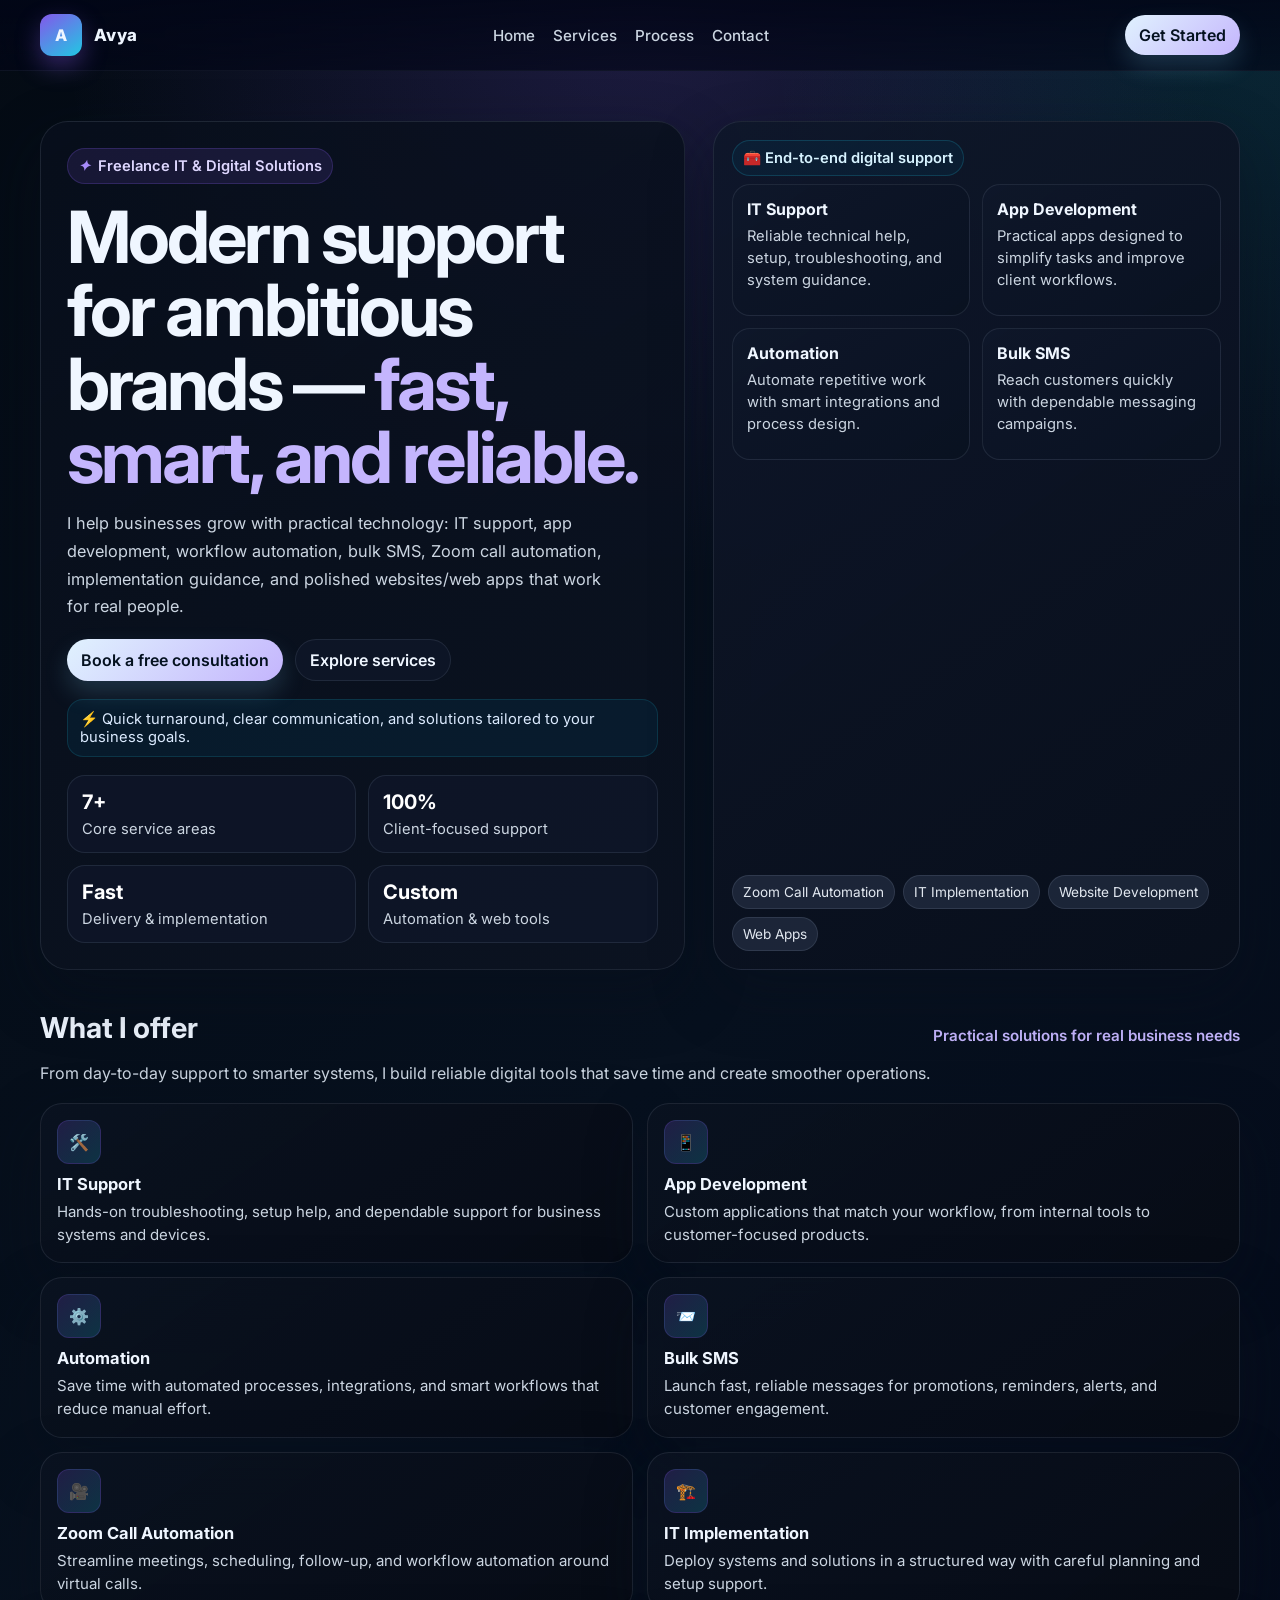
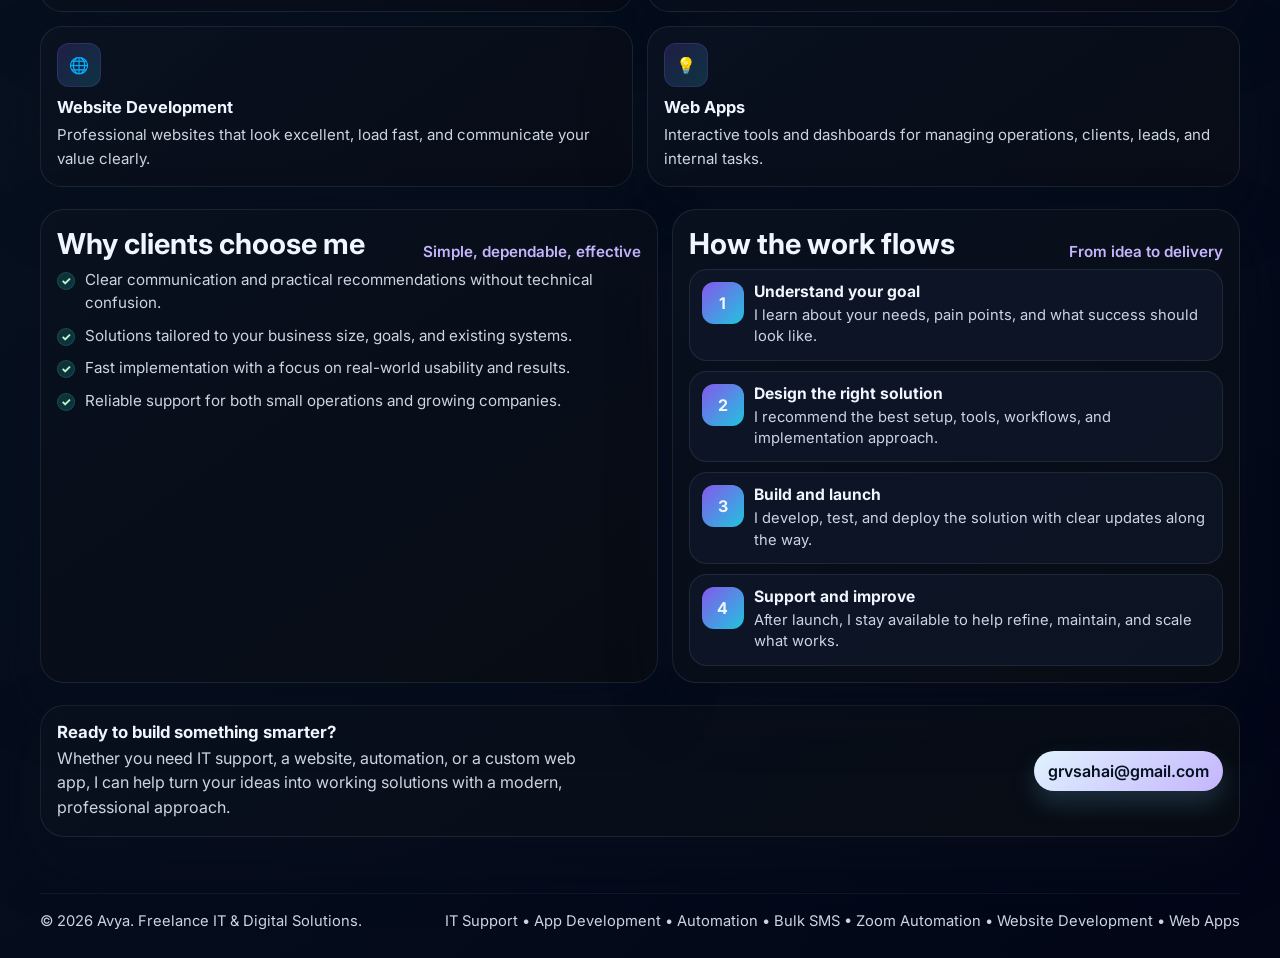
<file: index.html>
<!DOCTYPE html>
<html lang="en">
<head>
  <meta charset="UTF-8" />
  <meta name="viewport" content="width=device-width, initial-scale=1.0" />
  <title>Avya | Freelance IT & Automation Solutions</title>
  <meta name="description" content="Modern IT support, app development, automation, bulk SMS, Zoom call automation, implementation, website development, and web apps for growing businesses." />
  <link rel="preconnect" href="https://fonts.googleapis.com" />
  <link rel="preconnect" href="https://fonts.gstatic.com" crossorigin />
  <link href="https://fonts.googleapis.com/css2?family=Inter:wght@400;500;600;700;800&display=swap" rel="stylesheet" />
  <style>
    :root {
      --bg: #08111f;
      --panel: rgba(9, 18, 33, 0.78);
      --panel-strong: rgba(11, 23, 42, 0.94);
      --line: rgba(148, 163, 184, 0.14);
      --text: #eff6ff;
      --muted: #cbd5e1;
      --primary: #8b5cf6;
      --accent: #22d3ee;
      --success: #34d399;
      --shadow: 0 24px 60px rgba(8, 15, 28, 0.45);
    }

    * { box-sizing: border-box; }
    html { scroll-behavior: smooth; }
    body {
      margin: 0;
      font-family: 'Inter', sans-serif;
      color: var(--text);
      background:
        radial-gradient(circle at top, rgba(139, 92, 246, 0.18), transparent 22%),
        radial-gradient(circle at right top, rgba(34, 211, 238, 0.12), transparent 18%),
        linear-gradient(135deg, #040b14 0%, #07111f 45%, #020617 100%);
      min-height: 100vh;
      overflow-x: hidden;
    }

    a { color: inherit; text-decoration: none; }

    .site-shell {
      width: min(1200px, calc(100% - 24px));
      margin: 0 auto;
    }

    .topbar {
      position: sticky;
      top: 0;
      z-index: 10;
      backdrop-filter: blur(18px);
      background: linear-gradient(180deg, rgba(2, 6, 23, 0.88), rgba(2, 6, 23, 0.65));
      border-bottom: 1px solid rgba(148, 163, 184, 0.08);
    }

    .nav {
      display: flex;
      align-items: center;
      justify-content: space-between;
      padding: 14px 0;
      gap: 12px;
    }

    .brand {
      display: flex;
      align-items: center;
      gap: 12px;
      font-weight: 800;
      letter-spacing: 0.02em;
      font-size: 1.05rem;
    }

    .brand-mark {
      width: 42px;
      height: 42px;
      border-radius: 12px;
      display: grid;
      place-items: center;
      background: linear-gradient(145deg, rgba(139, 92, 246, 0.95), rgba(34, 211, 238, 0.95));
      box-shadow: 0 10px 24px rgba(139, 92, 246, 0.35);
      font-size: 1rem;
    }

    .nav-links {
      display: flex;
      align-items: center;
      gap: 18px;
      color: var(--muted);
      font-weight: 500;
      font-size: 0.95rem;
    }

    .nav-links a:hover { color: #fff; }

    .pill-btn, .ghost-btn {
      display: inline-flex;
      align-items: center;
      justify-content: center;
      gap: 8px;
      border-radius: 999px;
      padding: 10px 14px;
      font-weight: 600;
      transition: transform .2s ease, opacity .2s ease;
    }

    .pill-btn:hover, .ghost-btn:hover { transform: translateY(-1px); }

    .pill-btn {
      color: #04111f;
      background: linear-gradient(135deg, #e0f2fe, #c4b5fd);
      box-shadow: 0 12px 24px rgba(125, 211, 252, 0.18);
    }

    .ghost-btn {
      border: 1px solid var(--line);
      background: rgba(15, 23, 42, 0.75);
      color: var(--text);
    }

    main { padding-bottom: 56px; }

    .hero {
      display: grid;
      grid-template-columns: 1.1fr 0.9fr;
      gap: 28px;
      align-items: stretch;
      padding: 28px 0 18px;
    }

    .card {
      border: 1px solid var(--line);
      border-radius: 28px;
      background: linear-gradient(145deg, rgba(8, 15, 28, 0.86), rgba(12, 19, 33, 0.92));
      box-shadow: var(--shadow);
      position: relative;
      overflow: hidden;
    }

    .hero-copy {
      padding: 26px;
    }

    .eyebrow {
      display: inline-flex;
      align-items: center;
      gap: 8px;
      padding: 8px 10px;
      border-radius: 999px;
      background: rgba(139, 92, 246, 0.12);
      border: 1px solid rgba(139, 92, 246, 0.22);
      color: #ddd6fe;
      font-size: 0.92rem;
      font-weight: 600;
    }

    .eyebrow i { color: #a78bfa; }

    h1 {
      font-size: clamp(2.35rem, 6vw, 4.5rem);
      line-height: 1.02;
      margin: 16px 0 14px;
      letter-spacing: -0.04em;
    }

    h1 span { color: #c4b5fd; }

    .lede {
      color: var(--muted);
      font-size: 1.02rem;
      line-height: 1.7;
      max-width: 56ch;
    }

    .hero-actions {
      display: flex;
      flex-wrap: wrap;
      gap: 12px;
      margin-top: 18px;
    }

    .mini-note {
      margin-top: 18px;
      display: flex;
      gap: 10px;
      align-items: center;
      color: #dbeafe;
      font-size: 0.92rem;
      background: rgba(8, 47, 73, 0.35);
      border: 1px solid rgba(34, 211, 238, 0.14);
      border-radius: 16px;
      padding: 10px 12px;
    }

    .stats-grid {
      display: grid;
      grid-template-columns: repeat(2, 1fr);
      gap: 12px;
      margin-top: 18px;
    }

    .stat {
      border: 1px solid var(--line);
      border-radius: 18px;
      padding: 14px;
      background: rgba(15, 23, 42, 0.78);
    }

    .stat strong { display: block; font-size: 1.25rem; color: #fff; margin-bottom: 4px; }
    .stat span { color: var(--muted); font-size: 0.92rem; }

    .hero-visual {
      padding: 18px;
      display: flex;
      flex-direction: column;
      justify-content: space-between;
      gap: 14px;
      min-height: 440px;
      background:
        linear-gradient(145deg, rgba(15, 23, 42, 0.96), rgba(8, 15, 28, 0.98));
    }

    .glass-chip {
      display: inline-flex;
      align-items: center;
      gap: 8px;
      width: fit-content;
      border: 1px solid rgba(34, 211, 238, 0.18);
      border-radius: 999px;
      padding: 8px 10px;
      background: rgba(8, 47, 73, 0.35);
      color: #d7f3ff;
      font-size: 0.92rem;
      font-weight: 600;
    }

    .visual-grid {
      display: grid;
      grid-template-columns: 1fr 1fr;
      gap: 12px;
      margin-top: 8px;
    }

    .mini-card {
      border: 1px solid var(--line);
      border-radius: 18px;
      background: linear-gradient(145deg, rgba(15, 23, 42, 0.95), rgba(9, 18, 33, 0.98));
      padding: 14px;
      min-height: 132px;
    }

    .mini-card h3 { margin: 0 0 6px; font-size: 1rem; }
    .mini-card p { margin: 0; color: var(--muted); font-size: 0.92rem; line-height: 1.5; }

    .tag-row {
      display: flex;
      flex-wrap: wrap;
      gap: 8px;
      margin-top: 10px;
    }

    .tag {
      display: inline-flex;
      align-items: center;
      gap: 6px;
      font-size: 0.85rem;
      color: #e2e8f0;
      background: rgba(30, 41, 59, 0.9);
      border: 1px solid rgba(148, 163, 184, 0.16);
      border-radius: 999px;
      padding: 8px 10px;
    }

    section { margin-top: 22px; }
    .section-header { margin-bottom: 12px; }
    .section-header p { color: var(--muted); line-height: 1.6; }

    .section-title {
      display: flex;
      align-items: end;
      justify-content: space-between;
      gap: 12px;
      margin-bottom: 8px;
    }

    .section-title h2 { font-size: clamp(1.2rem, 4vw, 1.8rem); margin: 0; }
    .section-title span { color: #c4b5fd; font-weight: 600; font-size: 0.95rem; }

    .services-grid {
      display: grid;
      grid-template-columns: repeat(2, 1fr);
      gap: 14px;
    }

    .service-card {
      border: 1px solid var(--line);
      border-radius: 22px;
      padding: 16px;
      background: linear-gradient(145deg, rgba(10, 18, 32, 0.92), rgba(7, 12, 22, 0.98));
      box-shadow: var(--shadow);
      transition: transform .18s ease, border-color .18s ease;
    }

    .service-card:hover { transform: translateY(-2px); border-color: rgba(139, 92, 246, 0.35); }

    .service-card .icon {
      width: 44px;
      height: 44px;
      border-radius: 12px;
      display: grid;
      place-items: center;
      background: linear-gradient(135deg, rgba(139, 92, 246, 0.18), rgba(34, 211, 238, 0.18));
      color: #ddd6fe;
      margin-bottom: 10px;
      border: 1px solid rgba(139, 92, 246, 0.18);
    }

    .service-card h3 { font-size: 1.03rem; margin: 0 0 6px; }
    .service-card p { color: var(--muted); line-height: 1.55; font-size: 0.94rem; margin: 0; }

    .split-grid {
      display: grid;
      grid-template-columns: 1fr 0.92fr;
      gap: 14px;
    }

    .why-card, .process-card, .contact-card {
      border: 1px solid var(--line);
      border-radius: 24px;
      padding: 16px;
      background: linear-gradient(145deg, rgba(9, 17, 31, 0.94), rgba(7, 12, 20, 0.98));
      box-shadow: var(--shadow);
    }

    .check-list { display: grid; gap: 10px; margin-top: 8px; }
    .check-item {
      display: flex;
      gap: 10px;
      align-items: flex-start;
      color: var(--muted);
      line-height: 1.5;
      font-size: 0.95rem;
    }

    .check-item span {
      flex: 0 0 18px;
      width: 18px;
      height: 18px;
      border-radius: 999px;
      margin-top: 3px;
      background: linear-gradient(135deg, rgba(52, 211, 153, 0.18), rgba(34, 211, 238, 0.18));
      border: 1px solid rgba(52, 211, 153, 0.18);
      color: #bbf7d0;
      display: grid;
      place-items: center;
      font-size: 0.72rem;
      font-weight: 800;
    }

    .steps { display: grid; gap: 10px; }
    .step {
      display: grid;
      grid-template-columns: 42px 1fr;
      gap: 10px;
      border: 1px solid var(--line);
      border-radius: 18px;
      padding: 12px;
      background: rgba(15, 23, 42, 0.75);
    }
    .step-no {
      width: 42px; height: 42px; border-radius: 12px;
      display: grid; place-items: center;
      font-weight: 700; color: #eff6ff;
      background: linear-gradient(135deg, rgba(139, 92, 246, 0.95), rgba(34, 211, 238, 0.92));
    }
    .step h3 { margin: 0 0 4px; font-size: 0.98rem; }
    .step p { margin: 0; color: var(--muted); font-size: 0.92rem; line-height: 1.45; }

    .contact-card {
      display: flex;
      align-items: center;
      justify-content: space-between;
      gap: 14px;
      flex-wrap: wrap;
    }

    .contact-card strong { display: block; font-size: 1.05rem; margin-bottom: 4px; }
    .contact-card p { margin: 0; color: var(--muted); max-width: 54ch; line-height: 1.55; }

    footer {
      padding: 18px 0 28px;
      color: #cbd5e1;
      font-size: 0.92rem;
      display: flex;
      justify-content: space-between;
      gap: 12px;
      flex-wrap: wrap;
      border-top: 1px solid rgba(148, 163, 184, 0.08);
      margin-top: 18px;
    }

    @media (max-width: 980px) {
      .hero, .split-grid { grid-template-columns: 1fr; }
      .services-grid { grid-template-columns: 1fr; }
      .hero-visual { min-height: auto; }
    }

    @media (max-width: 740px) {
      .nav-links { display: none; }
      .hero-copy { padding: 18px; }
      .hero-visual { padding: 14px; }
      .visual-grid, .stats-grid { grid-template-columns: 1fr; }
      .section-title { align-items: start; flex-direction: column; }
      footer { flex-direction: column; }
    }
  </style>
</head>
<body>
  <div class="topbar">
    <div class="site-shell nav">
      <a class="brand" href="#home">
        <span class="brand-mark">A</span>
        <span>Avya</span>
      </a>
      <div class="nav-links">
        <a href="index.html">Home</a>
        <a href="services.html">Services</a>
        <a href="process.html">Process</a>
        <a href="contact.html">Contact</a>
      </div>
      <a class="pill-btn" href="contact.html">Get Started</a>
    </div>
  </div>

  <main id="home" class="site-shell">
    <section class="hero">
      <article class="card hero-copy">
        <div class="eyebrow"><i>✦</i> Freelance IT & Digital Solutions</div>
        <h1>Modern support for ambitious brands — <span>fast, smart, and reliable.</span></h1>
        <p class="lede">I help businesses grow with practical technology: IT support, app development, workflow automation, bulk SMS, Zoom call automation, implementation guidance, and polished websites/web apps that work for real people.</p>

        <div class="hero-actions">
          <a class="pill-btn" href="contact.html">Book a free consultation</a>
          <a class="ghost-btn" href="services.html">Explore services</a>
        </div>

        <div class="mini-note">⚡ Quick turnaround, clear communication, and solutions tailored to your business goals.</div>

        <div class="stats-grid">
          <article class="stat"><strong>7+</strong><span>Core service areas</span></article>
          <article class="stat"><strong>100%</strong><span>Client-focused support</span></article>
          <article class="stat"><strong>Fast</strong><span>Delivery & implementation</span></article>
          <article class="stat"><strong>Custom</strong><span>Automation & web tools</span></article>
        </div>
      </article>

      <aside class="card hero-visual">
        <div>
          <div class="glass-chip">🧰 End-to-end digital support</div>
          <div class="visual-grid">
            <article class="mini-card">
              <h3>IT Support</h3>
              <p>Reliable technical help, setup, troubleshooting, and system guidance.</p>
            </article>
            <article class="mini-card">
              <h3>App Development</h3>
              <p>Practical apps designed to simplify tasks and improve client workflows.</p>
            </article>
            <article class="mini-card">
              <h3>Automation</h3>
              <p>Automate repetitive work with smart integrations and process design.</p>
            </article>
            <article class="mini-card">
              <h3>Bulk SMS</h3>
              <p>Reach customers quickly with dependable messaging campaigns.</p>
            </article>
          </div>
        </div>

        <div>
          <div class="tag-row">
            <span class="tag">Zoom Call Automation</span>
            <span class="tag">IT Implementation</span>
            <span class="tag">Website Development</span>
            <span class="tag">Web Apps</span>
          </div>
        </div>
      </aside>
    </section>

    <section id="services">
      <div class="section-header">
        <div class="section-title">
          <h2>What I offer</h2>
          <span>Practical solutions for real business needs</span>
        </div>
        <p>From day-to-day support to smarter systems, I build reliable digital tools that save time and create smoother operations.</p>
      </div>

      <div class="services-grid">
        <article class="service-card">
          <div class="icon">🛠️</div>
          <h3>IT Support</h3>
          <p>Hands-on troubleshooting, setup help, and dependable support for business systems and devices.</p>
        </article>
        <article class="service-card">
          <div class="icon">📱</div>
          <h3>App Development</h3>
          <p>Custom applications that match your workflow, from internal tools to customer-focused products.</p>
        </article>
        <article class="service-card">
          <div class="icon">⚙️</div>
          <h3>Automation</h3>
          <p>Save time with automated processes, integrations, and smart workflows that reduce manual effort.</p>
        </article>
        <article class="service-card">
          <div class="icon">📨</div>
          <h3>Bulk SMS</h3>
          <p>Launch fast, reliable messages for promotions, reminders, alerts, and customer engagement.</p>
        </article>
        <article class="service-card">
          <div class="icon">🎥</div>
          <h3>Zoom Call Automation</h3>
          <p>Streamline meetings, scheduling, follow-up, and workflow automation around virtual calls.</p>
        </article>
        <article class="service-card">
          <div class="icon">🏗️</div>
          <h3>IT Implementation</h3>
          <p>Deploy systems and solutions in a structured way with careful planning and setup support.</p>
        </article>
        <article class="service-card">
          <div class="icon">🌐</div>
          <h3>Website Development</h3>
          <p>Professional websites that look excellent, load fast, and communicate your value clearly.</p>
        </article>
        <article class="service-card">
          <div class="icon">💡</div>
          <h3>Web Apps</h3>
          <p>Interactive tools and dashboards for managing operations, clients, leads, and internal tasks.</p>
        </article>
      </div>
    </section>

    <section class="split-grid">
      <article class="why-card">
        <div class="section-title">
          <h2>Why clients choose me</h2>
          <span>Simple, dependable, effective</span>
        </div>
        <div class="check-list">
          <div class="check-item"><span>✓</span>Clear communication and practical recommendations without technical confusion.</div>
          <div class="check-item"><span>✓</span>Solutions tailored to your business size, goals, and existing systems.</div>
          <div class="check-item"><span>✓</span>Fast implementation with a focus on real-world usability and results.</div>
          <div class="check-item"><span>✓</span>Reliable support for both small operations and growing companies.</div>
        </div>
      </article>

      <article class="process-card" id="process">
        <div class="section-title">
          <h2>How the work flows</h2>
          <span>From idea to delivery</span>
        </div>
        <div class="steps">
          <div class="step"><div class="step-no">1</div><div><h3>Understand your goal</h3><p>I learn about your needs, pain points, and what success should look like.</p></div></div>
          <div class="step"><div class="step-no">2</div><div><h3>Design the right solution</h3><p>I recommend the best setup, tools, workflows, and implementation approach.</p></div></div>
          <div class="step"><div class="step-no">3</div><div><h3>Build and launch</h3><p>I develop, test, and deploy the solution with clear updates along the way.</p></div></div>
          <div class="step"><div class="step-no">4</div><div><h3>Support and improve</h3><p>After launch, I stay available to help refine, maintain, and scale what works.</p></div></div>
        </div>
      </article>
    </section>

    <section class="contact-card" id="contact">
      <div>
        <strong>Ready to build something smarter?</strong>
        <p>Whether you need IT support, a website, automation, or a custom web app, I can help turn your ideas into working solutions with a modern, professional approach.</p>
      </div>
      <a class="pill-btn" href="mailto:grvsahai@gmail.com">grvsahai@gmail.com</a>
    </section>
  </main>

  <footer class="site-shell">
    <span>© 2026 Avya. Freelance IT & Digital Solutions.</span>
    <span>IT Support • App Development • Automation • Bulk SMS • Zoom Automation • Website Development • Web Apps</span>
  </footer>
</body>
</html>
</file>
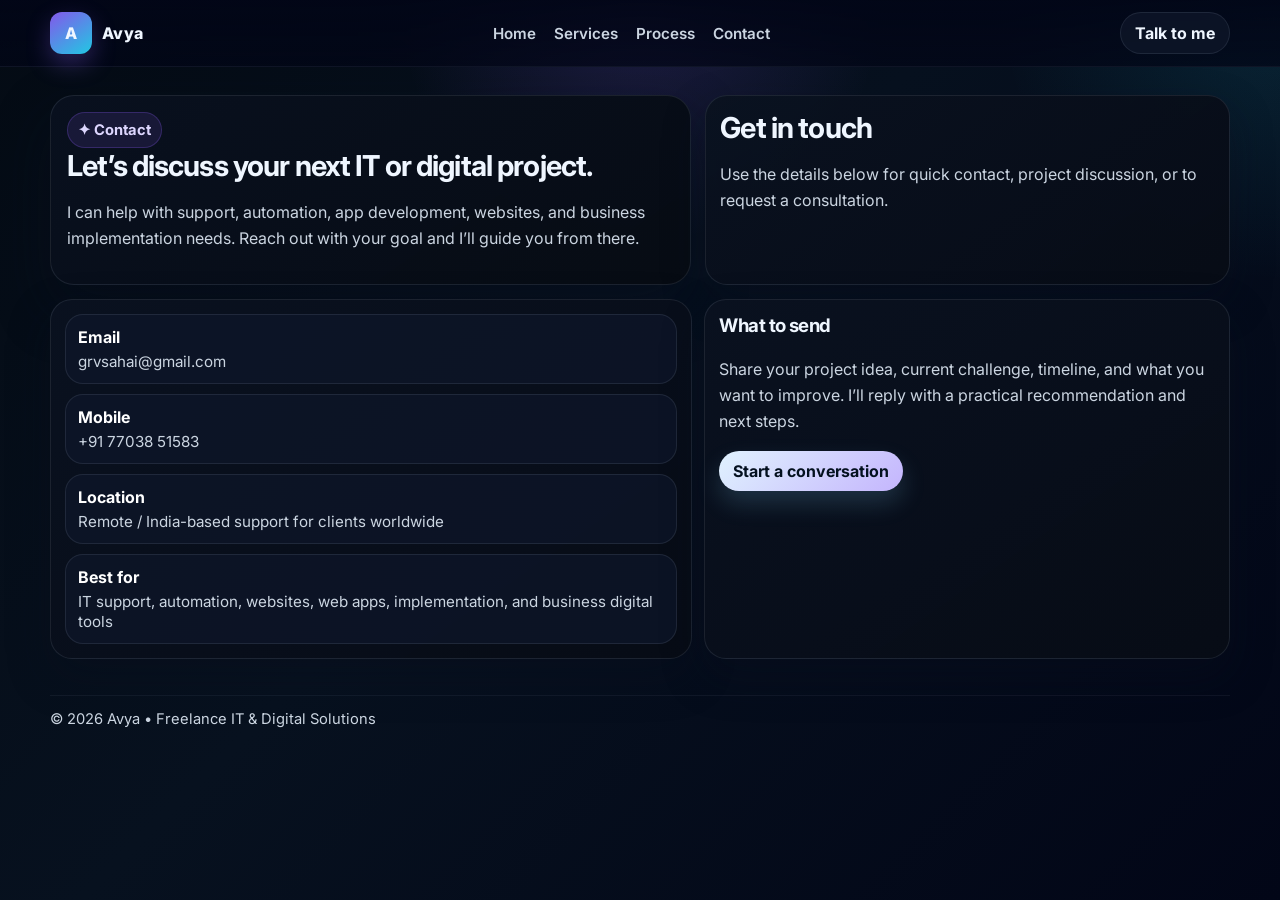
<file: contact.html>
<!DOCTYPE html>
<html lang="en">
<head>
  <meta charset="UTF-8" />
  <meta name="viewport" content="width=device-width, initial-scale=1.0" />
  <title>Avya | Contact</title>
  <meta name="description" content="Contact Avya for IT support, development, automation, and website services." />
  <link rel="preconnect" href="https://fonts.googleapis.com" />
  <link rel="preconnect" href="https://fonts.gstatic.com" crossorigin />
  <link href="https://fonts.googleapis.com/css2?family=Inter:wght@400;500;600;700;800&display=swap" rel="stylesheet" />
  <link rel="stylesheet" href="style.css" />
</head>
<body>
  <div class="topbar">
    <div class="site-shell nav">
      <a class="brand" href="index.html"><span class="brand-mark">A</span><span>Avya</span></a>
      <button class="menu-toggle" aria-label="Open navigation" aria-expanded="false">
        <span></span><span></span><span></span>
      </button>
      <nav class="nav-links">
        <a href="index.html">Home</a>
        <a href="services.html">Services</a>
        <a href="process.html">Process</a>
        <a href="contact.html">Contact</a>
      </nav>
      <div class="nav-actions">
        <a class="ghost-btn" href="contact.html">Talk to me</a>
      </div>
    </div>
  </div>

  <main class="site-shell">
    <section class="page-intro">
      <article class="intro">
        <div class="eyebrow">✦ Contact</div>
        <h2>Let’s discuss your next IT or digital project.</h2>
        <p>I can help with support, automation, app development, websites, and business implementation needs. Reach out with your goal and I’ll guide you from there.</p>
      </article>
      <article class="feature-card">
        <h2>Get in touch</h2>
        <p>Use the details below for quick contact, project discussion, or to request a consultation.</p>
      </article>
    </section>

    <section class="contact-grid" style="margin-top: 14px;">
      <article class="contact-card">
        <div class="contact-list">
          <div class="contact-item"><strong>Email</strong><a href="mailto:grvsahai@gmail.com">grvsahai@gmail.com</a></div>
          <div class="contact-item"><strong>Mobile</strong><a href="tel:+917703851583">+91 77038 51583</a></div>
          <div class="contact-item"><strong>Location</strong><span>Remote / India-based support for clients worldwide</span></div>
          <div class="contact-item"><strong>Best for</strong><span>IT support, automation, websites, web apps, implementation, and business digital tools</span></div>
        </div>
      </article>
      <article class="contact-card">
        <h3 style="margin-top: 0;">What to send</h3>
        <p class="contact-note">Share your project idea, current challenge, timeline, and what you want to improve. I’ll reply with a practical recommendation and next steps.</p>
        <a class="pill-btn" href="mailto:grvsahai@gmail.com">Start a conversation</a>
      </article>
    </section>
  </main>

  <footer class="site-shell">© 2026 Avya • Freelance IT & Digital Solutions</footer>

  <script>
    const toggle = document.querySelector('.menu-toggle');
    const nav = document.querySelector('.nav-links');
    if (toggle && nav) {
      toggle.addEventListener('click', () => {
        const open = document.body.classList.toggle('nav-open');
        toggle.setAttribute('aria-expanded', String(open));
      });
    }
  </script>
</body>
</html>
</file>
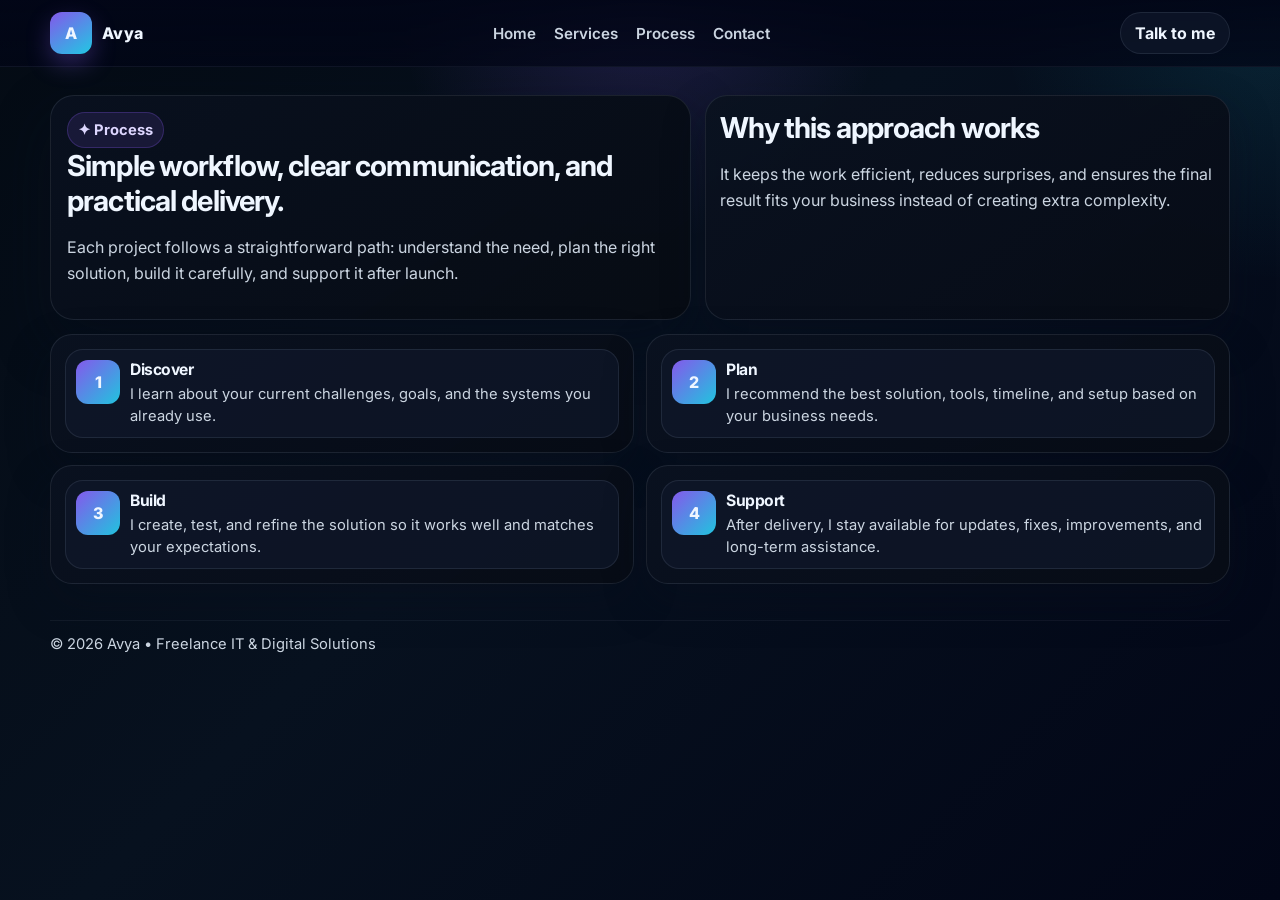
<file: process.html>
<!DOCTYPE html>
<html lang="en">
<head>
  <meta charset="UTF-8" />
  <meta name="viewport" content="width=device-width, initial-scale=1.0" />
  <title>Avya | Process</title>
  <meta name="description" content="A clear, step-by-step process for getting support, implementation, automation, and web solutions from Avya." />
  <link rel="preconnect" href="https://fonts.googleapis.com" />
  <link rel="preconnect" href="https://fonts.gstatic.com" crossorigin />
  <link href="https://fonts.googleapis.com/css2?family=Inter:wght@400;500;600;700;800&display=swap" rel="stylesheet" />
  <link rel="stylesheet" href="style.css" />
</head>
<body>
  <div class="topbar">
    <div class="site-shell nav">
      <a class="brand" href="index.html"><span class="brand-mark">A</span><span>Avya</span></a>
      <button class="menu-toggle" aria-label="Open navigation" aria-expanded="false">
        <span></span><span></span><span></span>
      </button>
      <nav class="nav-links">
        <a href="index.html">Home</a>
        <a href="services.html">Services</a>
        <a href="process.html">Process</a>
        <a href="contact.html">Contact</a>
      </nav>
      <div class="nav-actions">
        <a class="ghost-btn" href="contact.html">Talk to me</a>
      </div>
    </div>
  </div>

  <main class="site-shell">
    <section class="page-intro">
      <article class="intro">
        <div class="eyebrow">✦ Process</div>
        <h2>Simple workflow, clear communication, and practical delivery.</h2>
        <p>Each project follows a straightforward path: understand the need, plan the right solution, build it carefully, and support it after launch.</p>
      </article>
      <article class="feature-card">
        <h2>Why this approach works</h2>
        <p>It keeps the work efficient, reduces surprises, and ensures the final result fits your business instead of creating extra complexity.</p>
      </article>
    </section>

    <section class="process-grid" style="margin-top: 14px;">
      <article class="process-card">
        <div class="step"><div class="step-no">1</div><div><h3>Discover</h3><p>I learn about your current challenges, goals, and the systems you already use.</p></div></div>
      </article>
      <article class="process-card">
        <div class="step"><div class="step-no">2</div><div><h3>Plan</h3><p>I recommend the best solution, tools, timeline, and setup based on your business needs.</p></div></div>
      </article>
      <article class="process-card">
        <div class="step"><div class="step-no">3</div><div><h3>Build</h3><p>I create, test, and refine the solution so it works well and matches your expectations.</p></div></div>
      </article>
      <article class="process-card">
        <div class="step"><div class="step-no">4</div><div><h3>Support</h3><p>After delivery, I stay available for updates, fixes, improvements, and long-term assistance.</p></div></div>
      </article>
    </section>
  </main>

  <footer class="site-shell">© 2026 Avya • Freelance IT & Digital Solutions</footer>

  <script>
    const toggle = document.querySelector('.menu-toggle');
    const nav = document.querySelector('.nav-links');
    if (toggle && nav) {
      toggle.addEventListener('click', () => {
        const open = document.body.classList.toggle('nav-open');
        toggle.setAttribute('aria-expanded', String(open));
      });
    }
  </script>
</body>
</html>
</file>
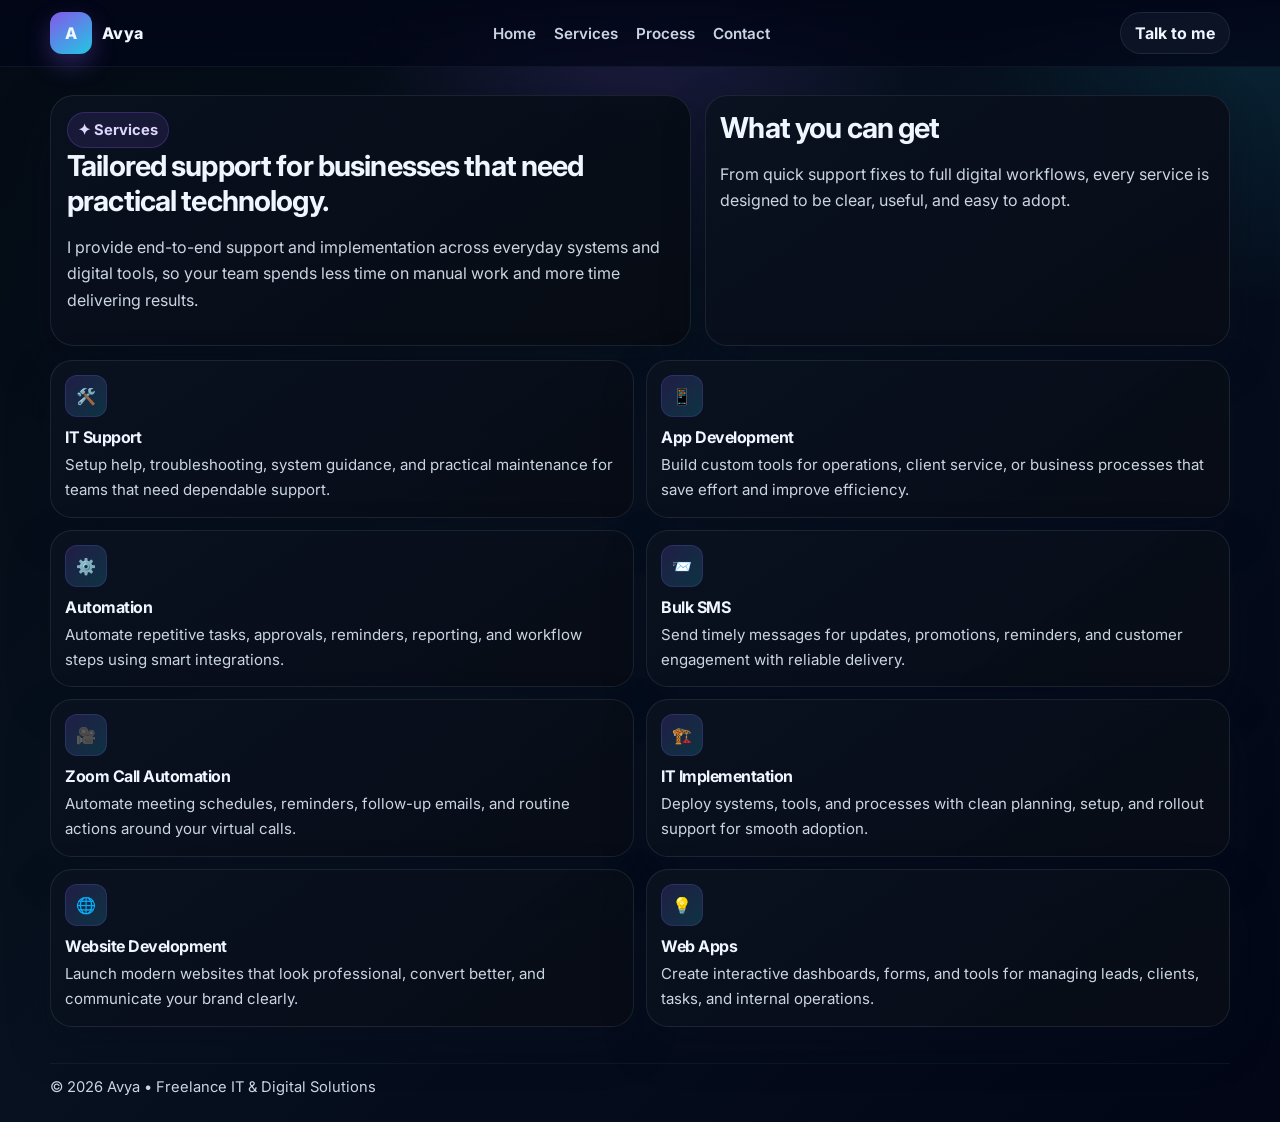
<file: services.html>
<!DOCTYPE html>
<html lang="en">
<head>
  <meta charset="UTF-8" />
  <meta name="viewport" content="width=device-width, initial-scale=1.0" />
  <title>Avya | Services</title>
  <meta name="description" content="Freelancer services including IT support, app development, automation, bulk SMS, Zoom call automation, implementation, websites, and web apps." />
  <link rel="preconnect" href="https://fonts.googleapis.com" />
  <link rel="preconnect" href="https://fonts.gstatic.com" crossorigin />
  <link href="https://fonts.googleapis.com/css2?family=Inter:wght@400;500;600;700;800&display=swap" rel="stylesheet" />
  <link rel="stylesheet" href="style.css" />
</head>
<body>
  <div class="topbar">
    <div class="site-shell nav">
      <a class="brand" href="index.html"><span class="brand-mark">A</span><span>Avya</span></a>
      <button class="menu-toggle" aria-label="Open navigation" aria-expanded="false">
        <span></span><span></span><span></span>
      </button>
      <nav class="nav-links">
        <a href="index.html">Home</a>
        <a href="services.html">Services</a>
        <a href="process.html">Process</a>
        <a href="contact.html">Contact</a>
      </nav>
      <div class="nav-actions">
        <a class="ghost-btn" href="contact.html">Talk to me</a>
      </div>
    </div>
  </div>

  <main class="site-shell">
    <section class="page-intro">
      <article class="intro">
        <div class="eyebrow">✦ Services</div>
        <h2>Tailored support for businesses that need practical technology.</h2>
        <p>I provide end-to-end support and implementation across everyday systems and digital tools, so your team spends less time on manual work and more time delivering results.</p>
      </article>
      <article class="feature-card">
        <h2>What you can get</h2>
        <p>From quick support fixes to full digital workflows, every service is designed to be clear, useful, and easy to adopt.</p>
      </article>
    </section>

    <section class="services-grid" style="margin-top: 14px;">
      <article class="service-card"><div class="icon">🛠️</div><h3>IT Support</h3><p>Setup help, troubleshooting, system guidance, and practical maintenance for teams that need dependable support.</p></article>
      <article class="service-card"><div class="icon">📱</div><h3>App Development</h3><p>Build custom tools for operations, client service, or business processes that save effort and improve efficiency.</p></article>
      <article class="service-card"><div class="icon">⚙️</div><h3>Automation</h3><p>Automate repetitive tasks, approvals, reminders, reporting, and workflow steps using smart integrations.</p></article>
      <article class="service-card"><div class="icon">📨</div><h3>Bulk SMS</h3><p>Send timely messages for updates, promotions, reminders, and customer engagement with reliable delivery.</p></article>
      <article class="service-card"><div class="icon">🎥</div><h3>Zoom Call Automation</h3><p>Automate meeting schedules, reminders, follow-up emails, and routine actions around your virtual calls.</p></article>
      <article class="service-card"><div class="icon">🏗️</div><h3>IT Implementation</h3><p>Deploy systems, tools, and processes with clean planning, setup, and rollout support for smooth adoption.</p></article>
      <article class="service-card"><div class="icon">🌐</div><h3>Website Development</h3><p>Launch modern websites that look professional, convert better, and communicate your brand clearly.</p></article>
      <article class="service-card"><div class="icon">💡</div><h3>Web Apps</h3><p>Create interactive dashboards, forms, and tools for managing leads, clients, tasks, and internal operations.</p></article>
    </section>
  </main>

  <footer class="site-shell">© 2026 Avya • Freelance IT & Digital Solutions</footer>

  <script>
    const toggle = document.querySelector('.menu-toggle');
    const nav = document.querySelector('.nav-links');
    if (toggle && nav) {
      toggle.addEventListener('click', () => {
        const open = document.body.classList.toggle('nav-open');
        toggle.setAttribute('aria-expanded', String(open));
      });
    }
  </script>
</body>
</html>
</file>
<file: style.css>
:root {
  --bg: #07111f;
  --panel: rgba(8, 15, 28, 0.88);
  --panel-strong: rgba(9, 18, 33, 0.97);
  --line: rgba(148, 163, 184, 0.14);
  --text: #eff6ff;
  --muted: #cbd5e1;
  --primary: #8b5cf6;
  --accent: #22d3ee;
  --success: #34d399;
}

* { box-sizing: border-box; }
html { scroll-behavior: smooth; }
body {
  margin: 0;
  font-family: 'Inter', sans-serif;
  color: var(--text);
  background:
    radial-gradient(circle at top, rgba(139, 92, 246, 0.18), transparent 22%),
    radial-gradient(circle at right top, rgba(34, 211, 238, 0.12), transparent 18%),
    linear-gradient(135deg, #040b14 0%, #07111f 45%, #020617 100%);
  min-height: 100vh;
  overflow-x: hidden;
}

img { max-width: 100%; }
a { color: inherit; text-decoration: none; }

.site-shell { width: min(1180px, calc(100% - 24px)); margin: 0 auto; }

.topbar {
  position: sticky;
  top: 0;
  z-index: 20;
  backdrop-filter: blur(18px);
  background: linear-gradient(180deg, rgba(2, 6, 23, 0.94), rgba(2, 6, 23, 0.75));
  border-bottom: 1px solid rgba(148, 163, 184, 0.09);
}

.nav {
  display: flex;
  align-items: center;
  justify-content: space-between;
  gap: 14px;
  padding: 12px 0;
}

.brand {
  display: flex;
  align-items: center;
  gap: 10px;
  font-weight: 800;
  letter-spacing: 0.02em;
}

.brand-mark {
  width: 42px; height: 42px; border-radius: 12px;
  display: grid; place-items: center;
  background: linear-gradient(145deg, rgba(139, 92, 246, 0.95), rgba(34, 211, 238, 0.95));
  box-shadow: 0 10px 24px rgba(139, 92, 246, 0.30);
}

.nav-links {
  display: flex;
  align-items: center;
  gap: 18px;
  color: var(--muted);
  font-weight: 600;
  font-size: 0.95rem;
}

.nav-links a:hover { color: #fff; }

.nav-actions { display: flex; align-items: center; gap: 10px; }

.pill-btn, .ghost-btn {
  display: inline-flex; align-items: center; justify-content: center;
  border-radius: 999px; padding: 10px 14px; font-weight: 700; transition: transform .18s ease;
}

.pill-btn:hover, .ghost-btn:hover { transform: translateY(-1px); }

.pill-btn {
  color: #04111f;
  background: linear-gradient(135deg, #e0f2fe, #c4b5fd);
  box-shadow: 0 12px 24px rgba(125, 211, 252, 0.18);
}

.ghost-btn {
  border: 1px solid var(--line);
  background: rgba(15, 23, 42, 0.75);
  color: var(--text);
}

.menu-toggle {
  display: none;
  width: 42px; height: 42px; border-radius: 12px;
  border: 1px solid var(--line); background: rgba(15, 23, 42, 0.8); color: #fff;
  align-items: center; justify-content: center; flex-direction: column; gap: 4px;
  cursor: pointer;
}

.menu-toggle span {
  width: 18px; height: 2px; border-radius: 999px; background: #fff; display: block;
}

body.nav-open .nav-links {
  display: flex;
}

main { padding: 18px 0 36px; }

.hero {
  display: grid;
  grid-template-columns: 1.1fr 0.9fr;
  gap: 18px;
  align-items: stretch;
}

.card {
  border: 1px solid var(--line);
  border-radius: 28px;
  background: linear-gradient(145deg, rgba(8, 15, 28, 0.88), rgba(12, 19, 33, 0.95));
  box-shadow: 0 24px 60px rgba(8, 15, 28, 0.45);
  overflow: hidden;
}

.hero-copy { padding: 18px; }

.eyebrow {
  display: inline-flex; align-items: center; gap: 8px;
  padding: 8px 10px; border-radius: 999px;
  background: rgba(139, 92, 246, 0.12); border: 1px solid rgba(139, 92, 246, 0.25);
  color: #ddd6fe; font-size: 0.92rem; font-weight: 700;
}

h1, h2, h3 { letter-spacing: -0.03em; }

h1 {
  font-size: clamp(2.2rem, 6vw, 4rem);
  line-height: 1.03;
  margin: 14px 0 10px;
}

h1 span { color: #c4b5fd; }

.lede, .intro p, .card-note, .service-card p, .contact-note, .process-card p, .feature-card p {
  color: var(--muted);
  line-height: 1.65;
}

.actions { display: flex; flex-wrap: wrap; gap: 10px; margin-top: 14px; }

.stats-grid { display: grid; grid-template-columns: repeat(2, 1fr); gap: 10px; margin-top: 16px; }
.stat { border: 1px solid var(--line); border-radius: 18px; padding: 12px; background: rgba(15, 23, 42, 0.78); }
.stat strong { display: block; font-size: 1.2rem; color: #fff; margin-bottom: 4px; }
.stat span { color: var(--muted); font-size: 0.92rem; }

.hero-visual { padding: 16px; display: flex; flex-direction: column; gap: 12px; }

.glass-chip {
  display: inline-flex; align-items: center; gap: 8px;
  width: fit-content; padding: 8px 10px; border-radius: 999px;
  border: 1px solid rgba(34, 211, 238, 0.18);
  background: rgba(8, 47, 73, 0.35); color: #d7f3ff; font-weight: 700; font-size: 0.92rem;
}

.visual-grid { display: grid; grid-template-columns: repeat(2, 1fr); gap: 10px; }
.mini-card {
  border: 1px solid var(--line); border-radius: 18px; padding: 12px;
  background: linear-gradient(145deg, rgba(15, 23, 42, 0.96), rgba(9, 18, 33, 0.98));
}
.mini-card h3 { margin: 0 0 6px; font-size: 1rem; }
.mini-card p { margin: 0; color: var(--muted); font-size: 0.92rem; line-height: 1.5; }

.page-intro {
  display: grid;
  grid-template-columns: 1.1fr 0.9fr;
  gap: 14px;
  margin-top: 10px;
}

.intro, .feature-card {
  border: 1px solid var(--line); border-radius: 24px;
  background: linear-gradient(145deg, rgba(9, 17, 31, 0.94), rgba(7, 12, 20, 0.98));
  box-shadow: 0 24px 55px rgba(8, 15, 28, 0.42);
  padding: 16px;
}

.intro h2, .feature-card h2 { font-size: clamp(1.2rem, 4vw, 1.8rem); margin: 0 0 8px; }

.feature-grid, .services-grid, .process-grid, .contact-grid { display: grid; gap: 12px; }
.services-grid { grid-template-columns: repeat(2, 1fr); }
.process-grid { grid-template-columns: repeat(2, 1fr); }
.contact-grid { grid-template-columns: 1.1fr 0.9fr; }

.service-card, .process-card, .contact-card, .feature-card {
  border: 1px solid var(--line); border-radius: 22px;
  background: linear-gradient(145deg, rgba(10, 18, 32, 0.94), rgba(7, 12, 22, 0.98));
  padding: 14px;
  box-shadow: 0 18px 42px rgba(8, 15, 28, 0.35);
}

.service-card .icon { width: 42px; height: 42px; border-radius: 12px; display: grid; place-items: center; background: linear-gradient(135deg, rgba(139, 92, 246, 0.18), rgba(34, 211, 238, 0.18)); border: 1px solid rgba(139, 92, 246, 0.18); margin-bottom: 10px; }
.service-card h3 { margin: 0 0 6px; font-size: 1rem; }
.service-card p { margin: 0; font-size: 0.94rem; }

.step { display: grid; grid-template-columns: 44px 1fr; gap: 10px; border: 1px solid var(--line); border-radius: 18px; padding: 10px; background: rgba(15, 23, 42, 0.75); }
.step-no { width: 44px; height: 44px; border-radius: 12px; display: grid; place-items: center; font-weight: 800; background: linear-gradient(135deg, rgba(139, 92, 246, 0.95), rgba(34, 211, 238, 0.92)); }
.step h3 { margin: 0 0 4px; font-size: 0.98rem; }
.step p { margin: 0; color: var(--muted); font-size: 0.92rem; line-height: 1.5; }

.contact-list { display: grid; gap: 10px; }
.contact-item {
  border: 1px solid var(--line); border-radius: 18px; padding: 12px;
  background: rgba(15, 23, 42, 0.72);
}
.contact-item strong { display: block; margin-bottom: 4px; color: #fff; }
.contact-item span, .contact-item a { color: var(--muted); font-size: 0.95rem; }

footer { color: #cbd5e1; font-size: 0.92rem; padding: 14px 0 26px; border-top: 1px solid rgba(148, 163, 184, 0.08); margin-top: 18px; display: flex; justify-content: space-between; gap: 10px; flex-wrap: wrap; }

@media (max-width: 980px) {
  .hero, .page-intro, .contact-grid { grid-template-columns: 1fr; }
  .services-grid, .process-grid { grid-template-columns: 1fr; }
}

@media (max-width: 760px) {
  .menu-toggle { display: inline-flex; }
  .nav-links {
    position: absolute;
    left: 12px;
    right: 12px;
    top: 62px;
    display: none;
    flex-direction: column;
    align-items: stretch;
    padding: 10px;
    border: 1px solid var(--line);
    border-radius: 18px;
    background: rgba(7, 12, 20, 0.98);
    box-shadow: 0 20px 40px rgba(0, 0, 0, 0.35);
  }
  .nav-links a { padding: 8px 4px; border-bottom: 1px solid rgba(148, 163, 184, 0.08); }
  .nav-links a:last-child { border-bottom: none; }
  .nav-actions .ghost-btn { display: none; }
  .visual-grid, .stats-grid { grid-template-columns: 1fr; }
}
</file>
